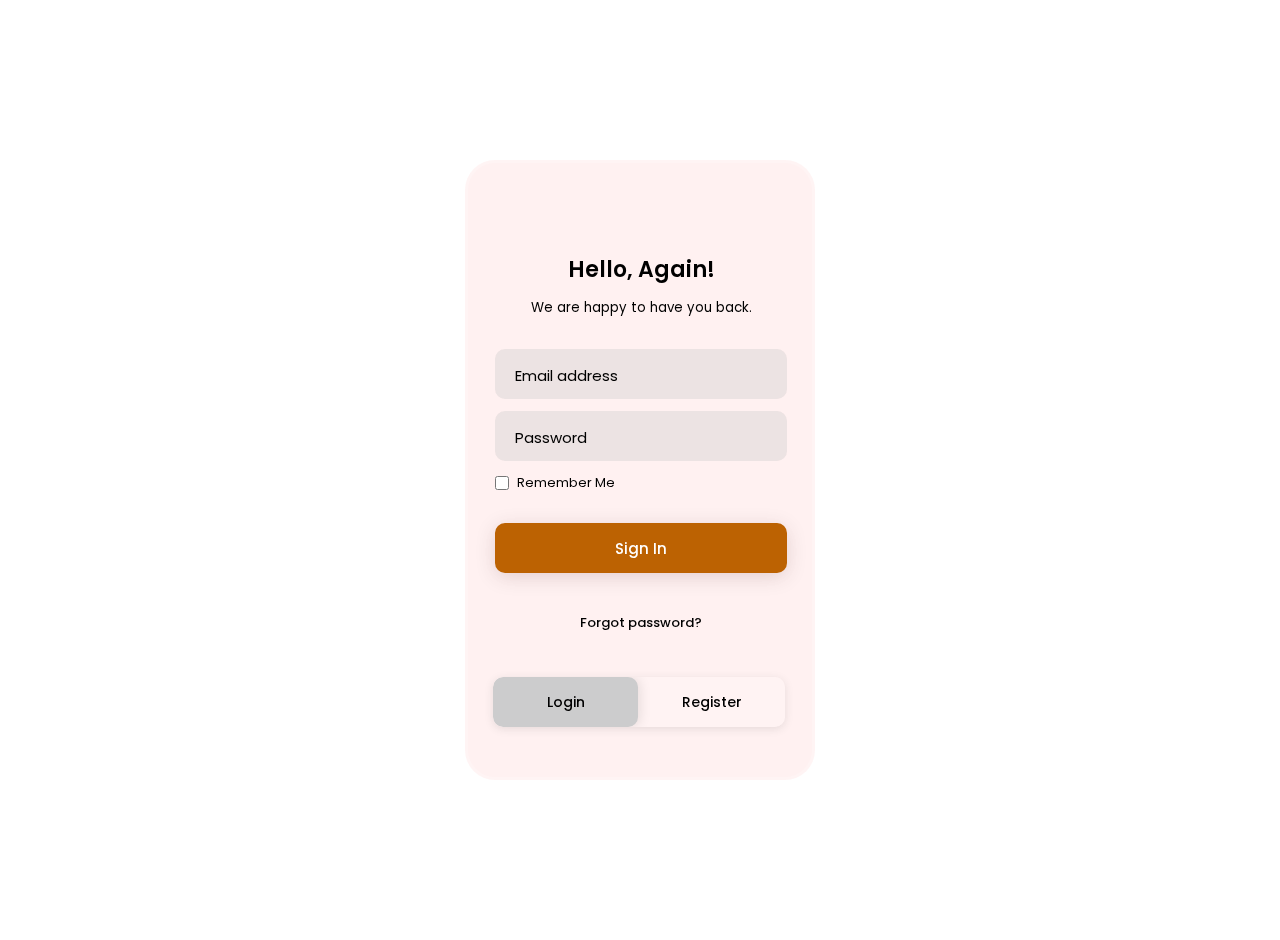
<file: login/index.html>
<!DOCTYPE html>
<html lang="en">
<head>
    <meta charset="UTF-8">
    <meta http-equiv="X-UA-Compatible" content="IE=edge">
    <meta name="viewport" content="width=device-width, initial-scale=1.0">
    <link rel="stylesheet" href="https://cdnjs.cloudflare.com/ajax/libs/font-awesome/6.4.2/css/all.min.css" integrity="sha512-z3gLpd7yknf1YoNbCzqRKc4qyor8gaKU1qmn+CShxbuBusANI9QpRohGBreCFkKxLhei6S9CQXFEbbKuqLg0DA==" crossorigin="anonymous" referrerpolicy="no-referrer" />
    <link rel="stylesheet" href="style.css">
    <title>Login</title>
</head>
<body>
     <div class="container">
        <div class="box">
        <div class="box-login" id="login">
            <div class="top-header">
                <h3>Hello, Again!</h3>
                <small>We are happy to have you back.</small>
            </div>
            <div class="input-group">
                 <div class="input-field">
                    <input type="text" class="input-box" id="logEmail" required>
                    <label for="logEmail">Email address</label>
                 </div>
                 <div class="input-field">
                    <input type="password" class="input-box" id="logPassword" required>
                    <label for="logPassword">Password</label>
                    <div class="eye-area">
                     <div  class="eye-box" onclick="myLogPassword()">
                      <i class="fa-regular fa-eye" id="eye"></i>
                      <i class="fa-regular fa-eye-slash" id="eye-slash"></i>
                   </div>
                 </div>
                 </div>
                 <div class="remember">
                    <input type="checkbox" id="formCheck" class="check">
                    <label for="formCheck">Remember Me</label>
                 </div>
                 <div class="input-field">
                    <input type="submit" class="input-submit" value="Sign In" required>
                 </div>
                 <div class="forgot">
                    <a href="#">Forgot password?</a>
                 </div>
                
            </div>
         </div>

            <!---------------------------- register --------------------------------------->

          <div class="box-register" id="register">
            <div class="top-header">
                <h3>Sign Up, Now!</h3>
                <small>We are happy to have you with us.</small>
            </div>
            <div class="input-group">
                 <div class="input-field">
                    <input type="text" class="input-box" id="regUsername" required>
                    <label for="regUsername">Username</label>
                 </div>
                 <div class="input-field">
                    <input type="text" class="input-box" id="regEmail"  required>
                    <label for="regEmail">Email address</label>
                 </div>
                 <div class="input-field">
                    <input type="password" class="input-box" id="regPassword"  required>
                    <label for="regPassword">Password</label>
                    <div class="eye-area">
                      <div  class="eye-box" onclick="myRegPassword()">
                       <i class="fa-regular fa-eye" id="eye-2"></i>
                       <i class="fa-regular fa-eye-slash" id="eye-slash-2"></i>
                    </div>
                  </div>
                 </div>
                 
                 <div class="remember">
                    <input type="checkbox" id="formCheck2" class="check">
                    <label for="formCheck2">Remember Me</label>
                 </div>
                 <div class="input-field">
                    <input type="submit" class="input-submit" value="Sign Up" required>
                 </div>
            </div>
         </div>
         <div class="switch">
            <a href="#" class="login active" onclick="login()">Login</a>
            <a href="#" class="register" onclick="register()">Register</a>
            <div class="btn-active" id="btn"></div>
         </div>
         
        </div>
        
     </div>
     <script>
        var x = document.getElementById('login');
        var y = document.getElementById('register');
        var z = document.getElementById('btn');

        function login(){
            x.style.left = "27px";
            y.style.right = "-350px";
            z.style.left = "0px";
        }
        function register(){
            x.style.left = "-350px";
            y.style.right = "25px";
            z.style.left = "150px";
        }


   // View Password codes

         
      
        function myLogPassword(){

         var a = document.getElementById("logPassword");
         var b = document.getElementById("eye");
         var c = document.getElementById("eye-slash");

         if(a.type === "password"){
            a.type = "text";
            b.style.opacity = "0";
            c.style.opacity = "1";
         }else{
            a.type = "password";
            b.style.opacity = "1";
            c.style.opacity = "0";
         }

        }

        function myRegPassword(){
    
         var d = document.getElementById("regPassword");
         var b = document.getElementById("eye-2");
         var c = document.getElementById("eye-slash-2");
 
         if(d.type === "password"){
            d.type = "text";
            b.style.opacity = "0";
            c.style.opacity = "1";
         }else{
            d.type = "password";
            b.style.opacity = "1";
            c.style.opacity = "0";
         }

        }
     </script>
</body>
</html>
</file>
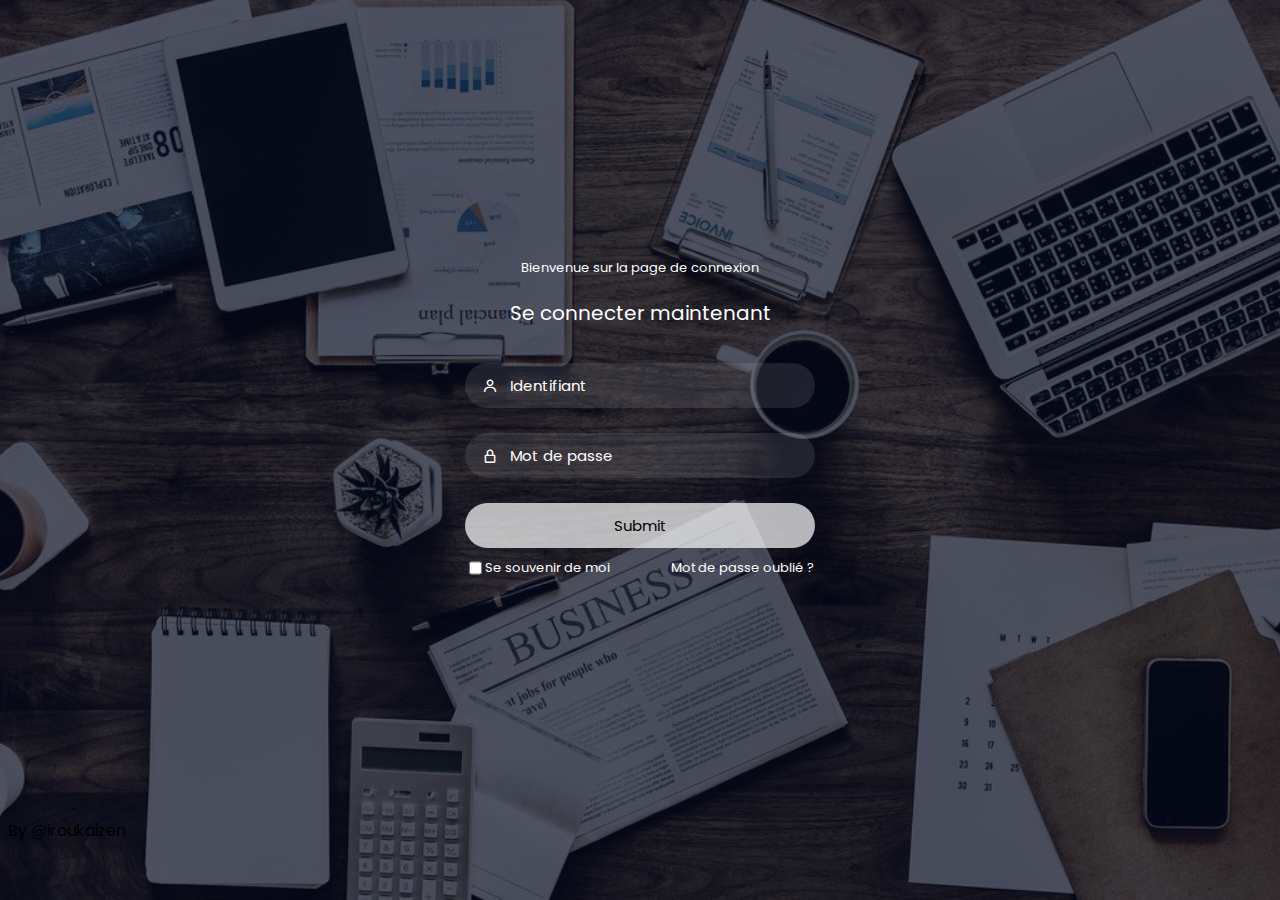
<file: loginPage/login.html>
<!DOCTYPE html>
<html lang="en">
<head>
    <meta charset="UTF-8">
    <meta name="viewport" content="width=device-width, initial-scale=1.0">
    <title>Login</title>
    <link href='https://unpkg.com/boxicons@2.1.4/css/boxicons.min.css' rel='stylesheet'>
    <link rel="stylesheet" href="login.css">
</head>
<body>
    <div class="box">
        <div class="container">
            <div class="top">
                <span>Bienvenue sur la page de connexion</span>
                <header>Se connecter maintenant</header> <br>
            </div>
            <div class="input-box">
                <input type="text" class="input" placeholder="Identifiant">
                <i class="bx bx-user"></i>
            </div>
            <div class="input-box">
                <input type="text" class="input" placeholder="Mot de passe">
                <i class="bx bx-lock-alt"></i>
            </div>
            <div class="input-box">
                <input type="submit" class="submit" placeholder="Se connecter">
                <i class=""></i>
            </div>
            <div class="two-col">
                <div class="one">
                    <input type="checkbox" name="" id="check">
                    <label for="check">Se souvenir de moi</label>
                </div>
                <div class="two">
                    <label for=""><a href="#">Mot de passe oublié ?</a></label>
                </div>
            </div>
        </div>
    </div>
</body>
</html>


By @iroukaizen
</file>
<file: login/style.css>
/* POPPINS FONT */
@import url('https://fonts.googleapis.com/css2?family=Poppins:wght@400;500;600;700&display=swap');

*{
    margin: 0;
    padding: 0;
    box-sizing: border-box;
    font-family: 'poppins',sans-serif;
}
body{
    /* background: linear-gradient(#b8abea,#907cd4,#6c4be2);
    background: url("images/99.jpg");*/
    background-position: center;
    background-repeat: no-repeat;
    background-size: cover;
    background-attachment: fixed;
    padding: 20px;
}
.container{
    display: flex;
    justify-content: center;
    align-items: center;
    min-height: 100vh;
}
.box{
    display: flex;
    flex-direction: row;
    position: relative;
    padding: 60px 20px 30px 20px;
    height: 620px;
    width: 350px;
    border-radius: 30px;
    background-color: rgba(255, 220, 220, 0.406);
    -webkit-backdrop-filter: blur(15px);
    backdrop-filter: blur(15px);
    border: 3px solid rgba(255, 255, 255, 0.2);
    overflow: hidden;
}
.box-login{
    position: absolute;
    width: 85%;
    left: 27px;
    transition: .5s ease-in-out;
}
.box-register{
    position: absolute;
    width: 85%;
    right: -350px;
    transition: .5s ease-in-out;
}
.top-header{
    text-align: center;
    margin: 30px 0;
}
.top-header h3{
    font-size: 22px;
    font-weight: 600;
    margin-bottom: 8px;
}
.input-group{
     width: 100%;
    
}
.input-field{
    margin: 12px 0;
    position: relative;
}

.input-box{
    width: 100%;
    height: 50px;
    font-size: 15px;
    color: #040404;
    border: none;
    border-radius: 10px;
    padding: 7px 45px 0 20px;
    background: rgba(224, 223, 223, 0.6);
    backdrop-filter: blur(2px);
    outline: none;
}
.input-field label{
    position: absolute;
    left: 20px;
    top: 15px;
    font-size: 15px;
    transition: .3s ease-in-out;
}
.input-box:focus ~ label,.input-box:valid ~ label{
    top: 2px;
    font-size: 10px;
    color: #c12828;
    font-weight: 500;
}
.remember{
    display: flex;
    font-size: 13px;
    margin: 12px 0 30px 0;
    color: #000000;
}
.check{
    margin-right: 8px;
    width: 14px;
}
.input-submit{
    width: 100%;
    height: 50px;
    font-size: 15px;
    font-weight: 500;
    border: none;
    border-radius: 10px;
    background: #bc6202;
    color: #fff;
    box-shadow: 0px 4px 20px rgba(62, 9, 9, 0.144);
    cursor: pointer;
    transition: .4s;
}
.input-submit:hover{
    background:  #db3e00;
    box-shadow: 0px 4px 20px rgba(62, 9, 9, 0.32);
}
.forgot{
    text-align: center;
    font-size: 13px;
    font-weight: 500;
    margin-top: 40px;
}
.forgot a{
    text-decoration: none;
    color: #000;
}
.switch{
    display: flex;
    position: absolute;
    bottom: 50px;
    left: 25px;
    width: 85%;
    height: 50px;
    background: rgba(255, 255, 255, 0.16);
    backdrop-filter: 10px;
    border-radius: 10px;
    box-shadow: 0px 2px 10px rgba(0, 0, 0, 0.1);
    overflow: hidden;
}
.switch a{
    display: flex;
    justify-content: center;
    align-items: center;
    font-size: 14px;
    font-weight: 500;
    color: #000;
    text-decoration: none;
    width: 50%;
    height: 50px;
    border-radius: 10px;
    z-index: 10;
}
#btn{
    position: absolute;
    bottom: 0px;   
    left: 0px;
    width: 145px;
    height: 50px;
    background: #cccccd;
    border-radius: 10px;
    box-shadow: 2px 0px 12px rgba(0, 0, 0, 0.1);
    transition: .5s ease-in-out;
}
.eye-area{
    position: absolute;
    top: 25px;
    right: 25px;
}
.eye-box{
    display: flex;
    align-items: center;
    justify-content: center;
    position: relative;
    
}
i{
    position: absolute;
    color: #444444;
    cursor: pointer;
}
#eye,#eye-2{
    opacity: 1;
}
#eye-slash,#eye-slash-2{
    opacity: 0;}
@media only screen and (max-width: 576px){
    .box{
        margin: 0 5px;
    }
    #btn{
        position: absolute;
        width: 153px;
    }
}
</file>
<file: loginPage/login.css>
@import url('https://fonts.googleapis.com/css2?family=Hind&family=Poppins:ital,wght@0,200;0,300;0,400;0,500;0,600;1,200&display=swap');
*{
    font-family: 'poppins' ,sans-serif;
}
body{
    background: linear-gradient(rgba(4,9,30,0.7), rgba(4,9,30,0.7)), url(img.jpg);
    background-size: cover;
    background-position: center;
    background-repeat: no-repeat;
    background-attachment: fixed;
}
.box{
    display: flex;
    justify-content: center;
    align-items: center;
    min-height: 90vh;
}
.container{
    width: 350px;
    display: flex;
    flex-direction: column;
    padding:  0 15px 0 15px;
}
span{
    color: #fff;
    font-size: small;
    display: flex;
    justify-content: center;
    padding: 10px 0 10px 0;
}
header{
    color: #fff;
    font-size: 20px;
    display: flex;
    justify-content: center;
    padding: 10px 0 10px 0;
}
.input-box .input{
    height: 45px;
    width: 87%;
    border: none;
    border-radius: 30px;
    color: #fff;
    font-size: 15px;
    padding: 0 0 0 45px;
    background: rgba(255,255,255,0.1);
    outline: none;
}
i{
    position: relative;
    top: -33px;
    left: 17px;
    color: #fff;
}
::-webkit-input-placeholder{
    color: #fff;
}
.submit{
    border: none;
    border-radius: 30px;
    font-size: 15px;
    height: 45px;
    outline: none;
    width: 100%;
    color: #000;
    background: rgba(255,255,255,0.7);
    cursor: pointer;
    transition: .3s;
}
.submit:hover{
    background-color: rgb(248, 213, 169);
}
.two-col{
    display: flex;
    flex-direction: row;
    justify-content: space-between;
    color: #fff;
    font-size: small;
    margin-top: 10px;
}
.one{
    display: flex;
}
label a{
    text-decoration: none;
    color: #ffffff;
}

By @iroukaizen
</file>
